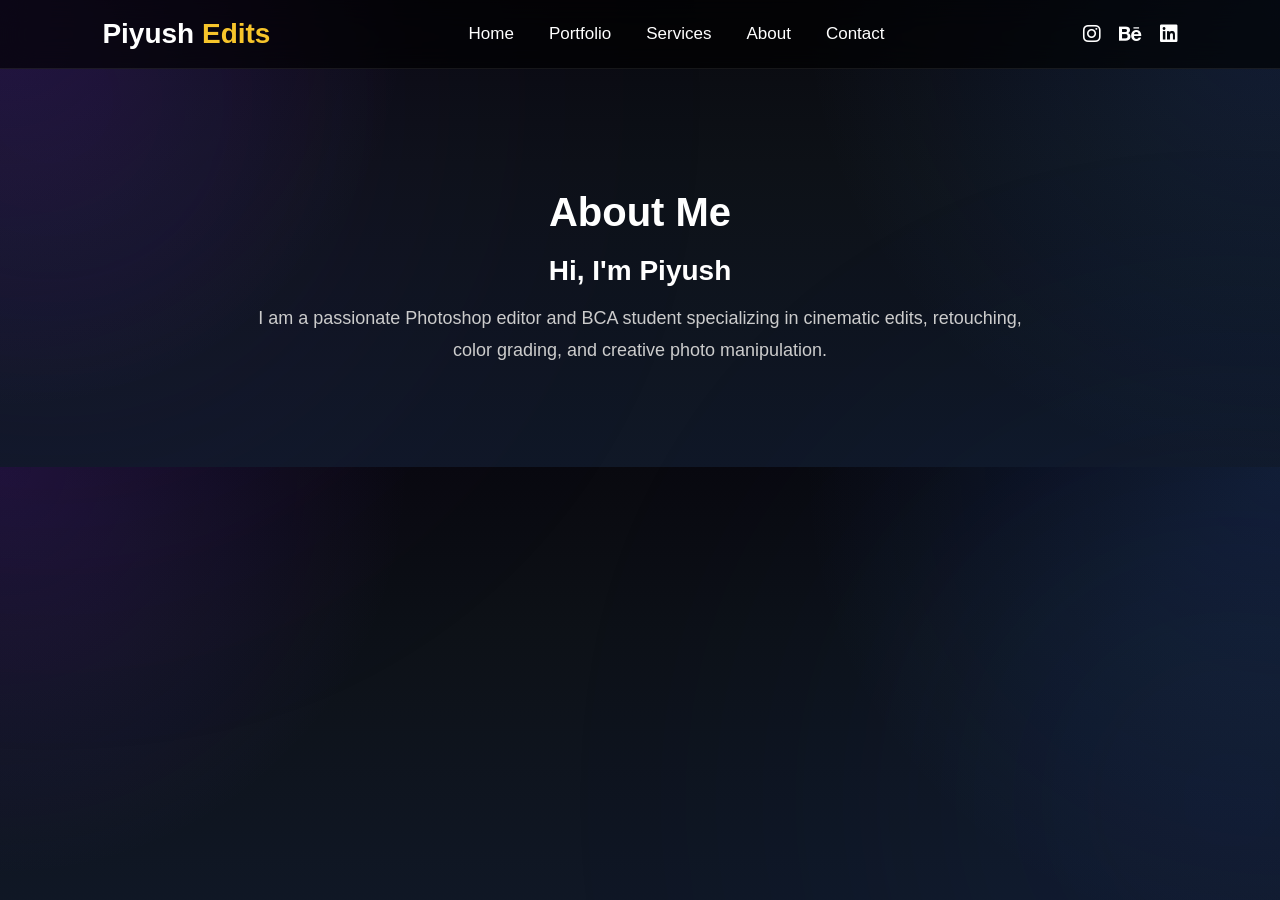
<file: about.html>
<!DOCTYPE html>
<html lang="en">
<head>
    <meta charset="UTF-8">
    <meta name="viewport" content="width=device-width, initial-scale=1.0">
    <title>About - Piyush Edits</title>

    <link rel="stylesheet" href="style.css">
    <link rel="stylesheet" href="https://cdnjs.cloudflare.com/ajax/libs/font-awesome/6.5.2/css/all.min.css">
</head>
<body>

<nav class="navbar">

  <div class="logo">
    Piyush <span>Edits</span>
  </div>

  <ul class="nav-links" id="navLinks">
    <li><a href="index.html">Home</a></li>
    <li><a href="portfolio.html">Portfolio</a></li>
    <li><a href="services.html">Services</a></li>
    <li><a href="about.html">About</a></li>
    <li><a href="contact.html">Contact</a></li>
  </ul>

  <div class="social-icons">
    <a href="#"><i class="fab fa-instagram"></i></a>
    <a href="#"><i class="fab fa-behance"></i></a>
    <a href="#"><i class="fab fa-linkedin"></i></a>
  </div>

  <!-- 🍔 HAMBURGER ADD HERE -->
  <div class="hamburger" id="hamburger">
    <span></span>
    <span></span>
    <span></span>
  </div>

</nav>

<!-- 🌫️ OVERLAY (NAVBAR KE BAAD) -->
<div class="overlay" id="overlay"></div>

<section class="about">

    <h2>About Me</h2>

    <h3>Hi, I'm Piyush</h3>

    <p>
        I am a passionate Photoshop editor and BCA student specializing in cinematic edits, retouching, color grading, and creative photo manipulation.
    </p>

</section>

</body>
</html>
</file>
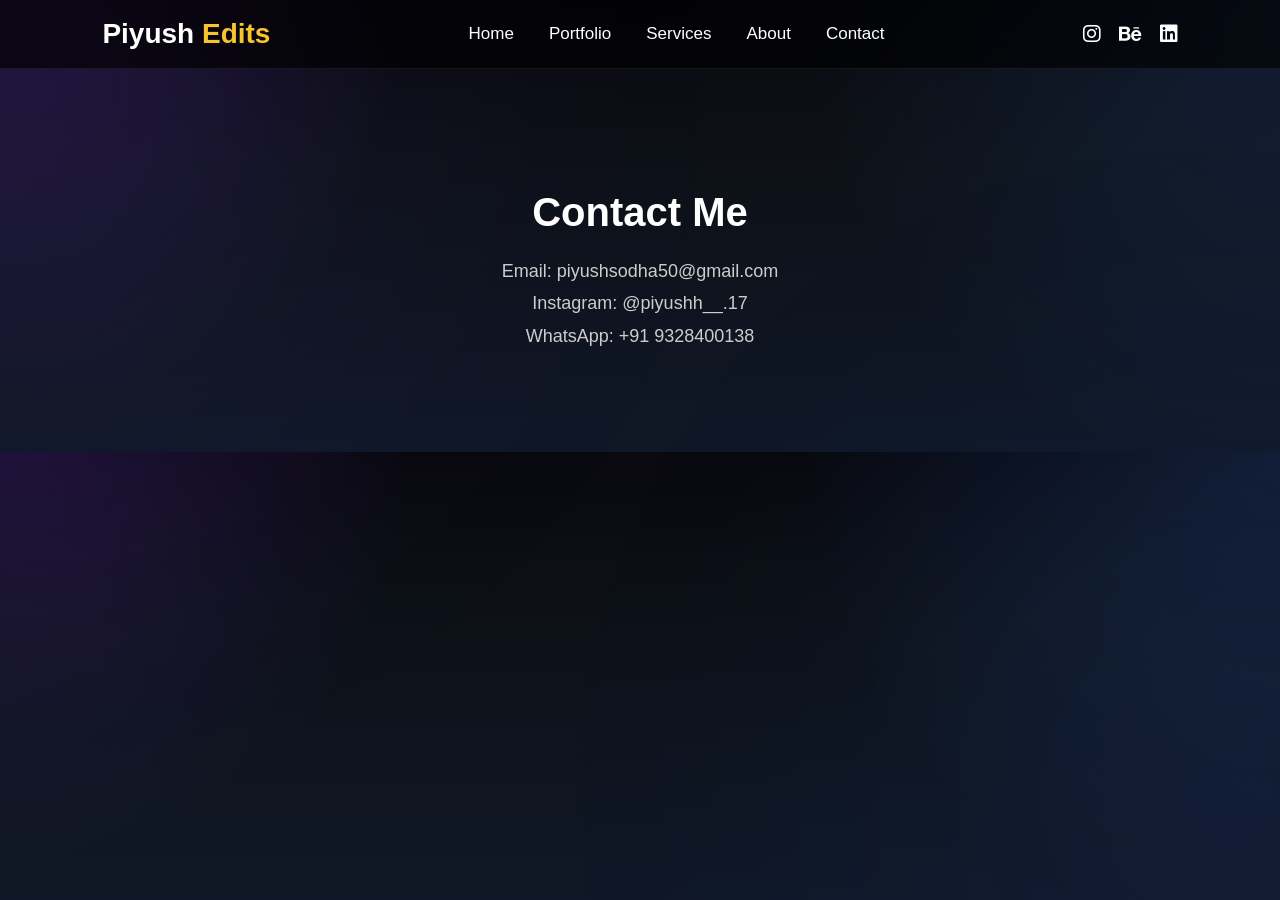
<file: contact.html>
<!DOCTYPE html>
<html lang="en">
<head>
    <title>Contact</title>
    <link rel="stylesheet" href="style.css">
    <link rel="stylesheet" href="https://cdnjs.cloudflare.com/ajax/libs/font-awesome/6.5.2/css/all.min.css">
</head>
<body>

<nav class="navbar">

  <div class="logo">
    Piyush <span>Edits</span>
  </div>

  <ul class="nav-links" id="navLinks">
    <li><a href="index.html">Home</a></li>
    <li><a href="portfolio.html">Portfolio</a></li>
    <li><a href="services.html">Services</a></li>
    <li><a href="about.html">About</a></li>
    <li><a href="contact.html">Contact</a></li>
  </ul>

  <div class="social-icons">
    <a href="#"><i class="fab fa-instagram"></i></a>
    <a href="#"><i class="fab fa-behance"></i></a>
    <a href="#"><i class="fab fa-linkedin"></i></a>
  </div>

  <!-- 🍔 HAMBURGER ADD HERE -->
  <div class="hamburger" id="hamburger">
    <span></span>
    <span></span>
    <span></span>
  </div>

</nav>

<!-- 🌫️ OVERLAY (NAVBAR KE BAAD) -->
<div class="overlay" id="overlay"></div>

<section class="about">

<h2>Contact Me</h2>

<p>Email: piyushsodha50@gmail.com</p>
<p>Instagram: @piyushh__.17</p>
<p>WhatsApp: +91 9328400138</p>

</section>

</body>
</html>
</file>
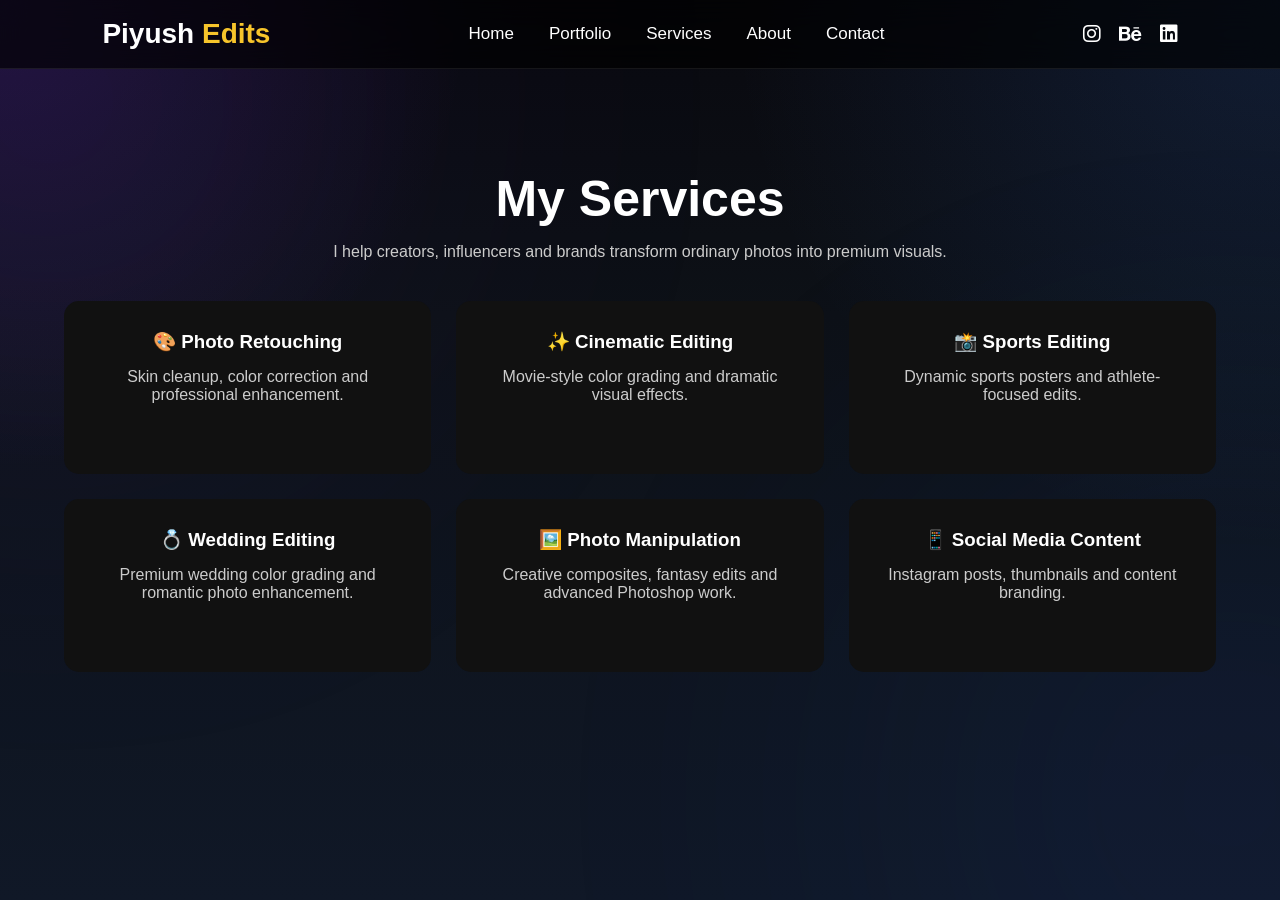
<file: services.html>
<html>
    <head>
        <link rel="stylesheet" href="style.css">
        <link rel="stylesheet" href="https://cdnjs.cloudflare.com/ajax/libs/font-awesome/6.5.2/css/all.min.css">
    </head>
        <body>
<nav class="navbar">

  <div class="logo">
    Piyush <span>Edits</span>
  </div>

  <ul class="nav-links" id="navLinks">
    <li><a href="index.html">Home</a></li>
    <li><a href="portfolio.html">Portfolio</a></li>
    <li><a href="services.html">Services</a></li>
    <li><a href="about.html">About</a></li>
    <li><a href="contact.html">Contact</a></li>
  </ul>

  <div class="social-icons">
    <a href="#"><i class="fab fa-instagram"></i></a>
    <a href="#"><i class="fab fa-behance"></i></a>
    <a href="#"><i class="fab fa-linkedin"></i></a>
  </div>

  <!-- 🍔 HAMBURGER ADD HERE -->
  <div class="hamburger" id="hamburger">
    <span></span>
    <span></span>
    <span></span>
  </div>

</nav>

<!-- 🌫️ OVERLAY (NAVBAR KE BAAD) -->
<div class="overlay" id="overlay"></div>

<section class="services">

    <h1>My Services</h1>

    <p>I help creators, influencers and brands transform ordinary photos into premium visuals.</p>

    <div class="service-grid">

        <div class="service-card">
            <h3>🎨 Photo Retouching</h3>
            <p>Skin cleanup, color correction and professional enhancement.</p>
        </div>

        <div class="service-card">
            <h3>✨ Cinematic Editing</h3>
            <p>Movie-style color grading and dramatic visual effects.</p>
        </div>

        <div class="service-card">
            <h3>📸 Sports Editing</h3>
            <p>Dynamic sports posters and athlete-focused edits.</p>
        </div>

        <div class="service-card">
            <h3>💍 Wedding Editing</h3>
            <p>Premium wedding color grading and romantic photo enhancement.</p>
        </div>

        <div class="service-card">
            <h3>🖼️ Photo Manipulation</h3>
            <p>Creative composites, fantasy edits and advanced Photoshop work.</p>
        </div>

        <div class="service-card">
            <h3>📱 Social Media Content</h3>
            <p>Instagram posts, thumbnails and content branding.</p>
        </div>

    </div>

</section>
</body>
    
</html>
</file>
<file: style.css>
html{
    scroll-behavior: smooth;
}
*{
    margin:0;
    padding:0;
    box-sizing:border-box;
    font-family:Arial, sans-serif;
}

body{
    background:#000;
    color:white;
}

nav{
    display:flex;
    justify-content:space-between;
    align-items:center;
    padding:25px 80px;
}

.logo{
    font-size:28px;
    font-weight:bold;

    transition:
    transform .35s ease,
    text-shadow .35s ease;
}
.logo:hover{
    transform: scale(1.05);

    text-shadow:
    0 0 18px rgba(247,197,43,.6);
}
ul{
    display:flex;
    list-style:none;
    gap:30px;
}

a{
    text-decoration:none;
    color:white;
}

.hero{
    height:85vh;
    display:flex;
    flex-direction:column;
    justify-content:center;
    align-items:center;
    text-align:center;
}

.hero h1{
    font-size:60px;
    max-width:900px;
}

.hero p{
    margin-top:20px;
    font-size:22px;
}

button{
    margin-top:30px;
    padding:15px 35px;
    font-size:18px;
    cursor:pointer;
}

button{
    margin-top:30px;
    padding:15px 35px;
    font-size:18px;
    cursor:pointer;
    border:none;
    border-radius:50px;
    transition:0.3s;
}

button:hover{
    transform:scale(1.08);
}

a{
    text-decoration:none;
    color:white;
    transition:0.3s;
}

a:hover{
    color:#00bfff;
}

*{
    margin:0;
    padding:0;
    box-sizing:border-box;
    font-family:Arial,sans-serif;
}

body{

    background:
    radial-gradient(circle at top left,
    rgba(124,58,237,.18),
    transparent 30%),

    radial-gradient(circle at top right,
    rgba(59,130,246,.15),
    transparent 35%),

    linear-gradient(
    180deg,
    #09090f 0%,
    #0d1117 35%,
    #101827 100%);

    color:#fff;

}

body{
    padding-top:90px;
}

/* Navbar */

nav{
    display:flex;
    justify-content:space-between;
    align-items:center;
    padding:25px 80px;
}

.logo{
    font-size:28px;
    font-weight:bold;
}

ul{
    display:flex;
    list-style:none;
    gap:30px;
}

a{
    text-decoration:none;
    color:white;
    transition:0.3s;
}

a:hover{
    color:#00bfff;
}

/* Social Icons */

.socials{
    display:flex;
    gap:15px;
    font-size:24px;
}

/* Hero Section */

.hero{
    height:85vh;

    display:flex;
    flex-direction:column;
    justify-content:center;
    align-items:center;
    text-align:center;
}

.hero h1{
    font-size:60px;
    max-width:900px;
    margin-bottom:20px;
}

.hero p{
    font-size:22px;
    color:#ccc;
}

/* Button */

button{
    margin-top:30px;
    padding:15px 35px;
    border:none;
    border-radius:50px;
    font-size:18px;
    cursor:pointer;
    transition:0.3s;
}

button:hover{
    transform:scale(1.08);
}

.btn1:hover{
    transform:translateY(-5px) scale(1.05);
    box-shadow:0 0 30px rgba(247,197,43,.7);
}

.btn2:hover{
    background:#f7c52b;
    color:black;
    transform:scale(1.05);
}

.about h2{
    font-size:40px;
    text-align:center;
}

.about p{
    font-size:18px;
    line-height:1.8;
}

.about{
    padding:100px 80px;
    text-align:center;
}

.about h2{
    font-size:40px;
    margin-bottom:20px;
}

.about h3{
    font-size:28px;
    margin-bottom:15px;
}

.about p{
    max-width:800px;
    margin:auto;
    line-height:1.8;
    color:#ccc;
}
/* Portfolio */

.portfolio{
    width:90%;
    max-width:1200px;
    margin:auto;
    padding:60px 0;
    text-align:center;
}

.portfolio h1{
    font-size:50px;
    margin-bottom:15px;
}

.portfolio p{
    color:#ccc;
    margin-bottom:40px;
}

.portfolio-box{
    background:#0d0d0d;
    padding:40px;
    border-radius:20px;
}

.categories{
    display:flex;
    justify-content:center;
    align-items:center;
    gap:18px;
    margin:40px 0;
    flex-wrap:wrap;
}
.categories button{

    padding:12px 28px;

    border:none;
    outline:none;

    border-radius:50px;

    background:rgba(255,255,255,.06);

    color:#fff;

    font-size:15px;
    font-weight:600;

    cursor:pointer;

    border:1px solid rgba(255,255,255,.08);

    transition:
    all .35s ease;

    backdrop-filter:blur(12px);

}.categories button:hover{

    background:#f7c52b;

    color:#111;

    transform:translateY(-4px);

    box-shadow:
    0 0 25px rgba(247,197,43,.35);

}.categories button.active{

    background:#f7c52b;

    color:#111;

    box-shadow:
    0 0 25px rgba(247,197,43,.45);

}
.categories button{
    background:#1c1c1c;
    color:white;
    border:none;
    padding:12px 25px;
    border-radius:10px;
    cursor:pointer;
    transition:.3s;
}

.categories button:hover{
    background:#f7c52b;
    color:black;
}

.gallery{
    display:grid;
    grid-template-columns:repeat(3,1fr);
    gap:20px;
}

.card{
    opacity:1;

transform:scale(1);
    position:relative;
    background:#151515;
    border-radius:18px;
    overflow:hidden;
    cursor:pointer;

    border:1px solid rgba(255,255,255,.08);

    transition:
    transform .45s ease,
    box-shadow .45s ease,
    border-color .45s ease;
}

.card:hover{
    transform:translateY(-6px);
}

.placeholder{
    height:220px;
    background:#2a2a2a;
}

.card h3{
    padding:15px;
    font-size:18px;
    font-weight:500;
}

.card img{
    width:100%;
    height:220px;
    object-fit:cover;
    display:block;

    transition:
    transform .6s ease,
    filter .6s ease;
}
.overlay{

    position:absolute;
    inset:0;

    display:flex;
    flex-direction:column;
    justify-content:flex-end;
    align-items:flex-start;

    padding:20px;

    background:linear-gradient(
        to top,
        rgba(0,0,0,.92),
        rgba(0,0,0,.15)
    );

    opacity:0;

    transition:.45s ease;
      pointer-events:none;
}

.card:hover .overlay{

    opacity:1;

}.badge{

    background:#f7c52b;
    color:#111;

    font-size:13px;
    font-weight:600;

    padding:6px 14px;

    border-radius:30px;

    margin-bottom:12px;

}.view-btn{

    margin-top:12px;

    padding:10px 18px;

    background:white;

    color:black;

    border-radius:30px;

    text-decoration:none;

    font-weight:600;

    transition:.35s;

}

.view-btn:hover{

    background:#f7c52b;

    transform:translateY(-3px);

}.card:hover{

    transform:
    translateY(-10px);

    border-color:#f7c52b;

    box-shadow:
    0 20px 45px rgba(247,197,43,.20);

}

.card:hover img{

    transform:scale(1.08);

    filter:brightness(.7);

}
.services{
    width:90%;
    max-width:1200px;
    margin:auto;
    text-align:center;
    padding:80px 0;
}

.services h1{
    font-size:50px;
    margin-bottom:15px;
}

.services p{
    color:#ccc;
    margin-bottom:40px;
}

.service-grid{
    display:grid;
    grid-template-columns:repeat(3,1fr);
    gap:25px;
}

.service-card{
    background:#111;
    padding:30px;
    border-radius:15px;
    transition:.3s;
}

.service-card:hover{
    transform:translateY(-8px);
}

.service-card h3{
    margin-bottom:15px;
}

/* ===== Premium Navbar ===== */

.navbar{
    position:fixed;
    top:0;
    left:0;
    width:100%;
    display:flex;
    justify-content:space-between;
    align-items:center;
    padding:18px 8%;
    background:rgba(0,0,0,.65);
    backdrop-filter:blur(15px);
    border-bottom:1px solid rgba(255,255,255,.08);
    z-index:1000;
    box-sizing:border-box;
}

.logo{
    color:white;
    font-size:28px;
    font-weight:bold;
}

.logo span{
    color:#f7c52b;
}

.nav-links{
    display:flex;
    list-style:none;
    gap:35px;
}

.nav-links a{
    color:white;
    text-decoration:none;
    font-size:17px;
    position:relative;
    transition:.3s;
}

.nav-links a::after{
    content:"";
    position:absolute;
    left:0;
    bottom:-6px;
    width:0%;
    height:2px;
    background:#f7c52b;
    transition:.3s;
}

.nav-links a:hover{
    color:#f7c52b;
}

.nav-links a:hover::after{
    width:100%;
}

.social-icons{
    display:flex;
    gap:18px;
}

.social-icons a{
    color:white;
    font-size:20px;
    transition:.3s;
}

.social-icons a:hover{
    color:#f7c52b;
    transform:translateY(-3px);
}
/* HERO */

.hero{
    min-height:120vh;
    width:90%;
    max-width:1300px;
    margin:auto;

    display:flex;
    justify-content:space-between;
    align-items:center;
    gap:80px;
}

.hero-left{
    flex:1;
}

.hero-right{
    flex:1;
    display:flex;
    justify-content:center;
}

.hero-image{

    width:420px;
    height:420px;

    border-radius:25px;

    overflow:visible;

    border:3px solid #f7c52b;

    box-shadow:0 0 60px rgba(247,197,43,.25);

}

.hero-image img{

    width:100%;
    height:100%;

    object-fit:cover;

}

.collage{
    position:relative;
    width:500px;
    height:500px;
}

.collage img{
    position:absolute;
    width:180px;
    height:220px;
    animation: collageFloat 6s ease-in-out infinite;
    object-fit:cover;
    border-radius:18px;
    border:#111;
    box-shadow:0 0 25px rgba(247,197,43,.25);
    transition:
transform .45s ease,
box-shadow .45s ease;
opacity:0;
animation:fadeImage .8s forwards;
}

.collage img:hover{
   transform:
scale(1.08)
translateY(-8px);
    z-index:10;
    box-shadow:
0 25px 50px rgba(124,58,237,.30),
0 0 30px rgba(59,130,246,.25);
}

.img1{
    top:0;
    left:20px;
    transform:rotate(-8deg);
}

.img2{
    top:40px;
    right:20px;
    transform:rotate(8deg);
}

.img3{
    top:180px;
    left:80px;
    transform:rotate(-5deg);
}

.img4{
    top:240px;
    right:30px;
    transform:rotate(6deg);
}

.img5{
    top:120px;
    left:170px;
    transform:rotate(2deg);
}
/* Background Glow */

.hero{
    position: relative;
    overflow: visible;
}

.hero::before{
    content: "";
    position: absolute;
    width: 450px;
    height: 450px;
    background: rgba(247,197,43,0.12);
    border-radius: 50%;
    filter: blur(120px);
    top: -100px;
    right: -100px;
    z-index: -1;
}

.hero::after{
    content: "";
    position: absolute;
    width: 350px;
    height: 350px;
    background: rgba(255,255,255,0.05);
    border-radius: 50%;
    filter: blur(100px);
    bottom: -80px;
    left: -80px;
    z-index: -1;
}
@keyframes float{

    0%{
        transform: translateY(0px);
    }

    50%{
        transform: translateY(-10px);
    }

    100%{
        transform: translateY(0px);
    }

}

.collage img{
    animation: float 4s ease-in-out infinite;
}
.img1{
    animation-delay:0s;
}

.img2{
    animation-delay:.5s;
}

.img3{
    animation-delay:1s;
}

.img4{
    animation-delay:1.5s;
}

.img5{
    animation-delay:2s;
}

/* ---------- Premium Buttons ---------- */

.hero-buttons{
    display:flex;
    justify-content:center;
    align-items:center;
    gap:20px;
    margin-top:35px;
    
}

.btn{
    padding:16px 34px;
    border-radius:50px;
    text-decoration:none;
    font-size:17px;
    font-weight:600;
    display:flex;
    align-items:center;
    gap:10px;
    transition:.35s;
}

.btn-primary{
    background:#f5c542;
    color:#000;
    box-shadow:0 0 20px rgba(245,197,66,.35);
}

.btn-primary:hover{
    transform:translateY(-5px);
    box-shadow:0 0 35px rgba(245,197,66,.7);
}

.btn-secondary{
    border:2px solid #f5c542;
    color:#fff;
    background:transparent;
}

.btn-secondary:hover{
    background:#f5c542;
    color:#000;
    transform:translateY(-5px);
}
/* ==========================================================
   PREMIUM FOOTER
========================================================== */

.footer{
    position: relative;
    background:
radial-gradient(circle at left,#35105f 0%,transparent 35%),
radial-gradient(circle at right,#0d3c75 0%,transparent 35%),
linear-gradient(180deg,#0a0a12 0%,#101728 100%);
    padding: 130px 8% 45px;
    overflow: hidden;
    isolation: isolate;
    border-top: 1px solid rgba(255,255,255,.08);
}

/* Glowing Divider */
.footer::before{
    content: "";
    position: absolute;
    top: 0;
    left: 50%;
    transform: translateX(-50%);
    width: 80%;
    height: 3px;
    background: linear-gradient(90deg,
    transparent,
    #8b5cf6,
    #38bdf8,
    transparent);
  box-shadow:
0 0 15px #d946ef,
0 0 35px #3b82f6;
}

/* Background Glow */
.footer-glow{
    position: absolute;
    inset: 0;
    overflow: hidden;
    pointer-events: none;
}

.footer-glow::before,
.footer-glow::after{
    content:"";
    position:absolute;
    width:350px;
    height:350px;
    border-radius:50%;
    filter: blur(130px);
    opacity:.18;
}

.footer-glow::before{
    background: #7c3aed;
    width: 500px;
    height: 500px;
    left: -180px;
    bottom: -180px;
    filter: blur(180px);
    opacity: .22;
}

.footer-glow::after{
    background: #3b82f6;
    width: 500px;
    height: 500px;
    right: -180px;
    top: -180px;
    filter: blur(180px);
    opacity: .22;
}

/* Layout */

.footer-container{
    position: relative;
    z-index: 2;

    display:grid;
    grid-template-columns:
    1.4fr
    1fr
    1fr
    1fr;

    gap:60px;
}

/* Logo */

.footer-logo{

font-size:48px;
font-weight:800;
line-height:1;

background:linear-gradient(
90deg,
#d946ef,
#7c3aed,
#38bdf8);

-webkit-background-clip:text;
-webkit-text-fill-color:transparent;
background-clip:text;
color:transparent;

display:inline-block;

margin-bottom:25px;

}

.footer-box p{

    color:#b6b6b6;
    line-height:1.8;
    font-size:15px;
}

/* Headings */

.footer-box h3{

    color:#fff;
    margin-bottom:22px;
    font-size:20px;
}

/* Lists */

.footer-box ul{

    list-style:none;
}

.footer-box ul li{

    margin:14px 0;

    color:#b6b6b6;

    transition:.35s;
}

.footer-box ul li a{

    color:#b6b6b6;
    text-decoration:none;
    transition:.35s;
}

.footer-box ul li:hover{

    transform:translateX(8px);
    color:#fff;
}

.footer-box ul li a:hover{

    color:#8b5cf6;
}

/* Social */

.footer-social{

    display:flex;
    gap:14px;
    margin-top:25px;
}

.footer-social a{

    width:48px;
    height:48px;

    display:flex;
    justify-content:center;
    align-items:center;

    border-radius:50%;

    color:white;
    text-decoration:none;

   background:rgba(255,255,255,.04);
   border:1px solid rgba(255,255,255,.12);

    backdrop-filter:blur(15px);

    transition:.4s;
}

.footer-social a:hover{

    transform:
    translateY(-8px)
    scale(1.08);

    background: transparent;

    color: #8b5cf6;

    border-color: #8b5cf6;

    box-shadow:
    0 0 15px rgba(217,70,239,.6),
    0 0 30px rgba(59,130,246,.4);

}

/* Bottom */

.footer-bottom{

    position:relative;
    z-index:2;

    margin-top:70px;
    padding-top:30px;

    border-top:1px solid rgba(255,255,255,.08);

    text-align:center;
}

.footer-bottom p{

    color:#8f8f8f;
    font-size:14px;
}

/* Scroll Top */

#scrollTopBtn{

    position:fixed;

    right:30px;
    bottom:30px;

    width:55px;
    height:55px;

    border:none;
    outline:none;

    border-radius:50%;

    cursor:pointer;

    background:linear-gradient(135deg,#8b5cf6,#38bdf8);

    color:white;

    font-size:20px;

    display:none;

    transition:.4s;

    z-index:999;
}

#scrollTopBtn:hover{

    transform:
    translateY(-8px)
    rotate(360deg);

    box-shadow:
    0 0 25px #8b5cf6,
    0 0 50px #38bdf8;
}

/* Tablet */

@media(max-width:992px){

.footer-container{

grid-template-columns:
1fr 1fr;

gap:50px;

}

}

/* Mobile */

@media(max-width:768px){

.footer{

padding:70px 30px 30px;

}

.footer-container{

grid-template-columns:1fr;

text-align:center;

}

.footer-social{

justify-content:center;

}

.footer-logo{

font-size:28px;

}

.footer::before{

width:95%;

}

.hero{

    flex-direction:column;

    text-align:center;

    gap:50px;

    padding:70px 8%;

}

.hero-left,
.hero-right{

    width:100%;

}
.hero h1{

    font-size:48px;

}

.hero h2{

    font-size:24px;

    line-height:1.5;

}

.hero-text{

    font-size:17px;

}
.hero-buttons{

    justify-content:center;

    flex-wrap:wrap;

    gap:15px;

}

.btn{

    width:220px;

    justify-content:center;

}
.collage{

    width:100%;

    max-width:450px;

    margin:auto;

}
.portfolio{

    width:95%;

    padding:50px 0;

}

.portfolio-box{

    padding:25px;

}

.gallery{

    grid-template-columns:repeat(2,1fr);

    gap:18px;

}
.categories{

    gap:10px;

}

.categories button{

    padding:10px 18px;

    font-size:14px;

}
}
@media (max-width:480px){

    .hero{

        padding:50px 20px;

    }

    .hero h1{

        font-size:38px;

    }

    .hero h2{

        font-size:20px;

    }

    .btn{

        width:100%;

    }

}
body::before{
    animation: glowMove1 18s ease-in-out infinite alternate;

content:"";

position:fixed;

left:-300px;
top:-250px;

width:700px;
height:700px;

background:#7c3aed;

opacity:.08;

filter:blur(180px);

border-radius:50%;

pointer-events:none;

z-index:-2;

}
body::after{
animation: glowMove2 20s ease-in-out infinite alternate;
content:"";

position:fixed;

right:-300px;
bottom:-250px;

width:700px;
height:700px;

background:#2563eb;

opacity:.08;

filter:blur(180px);

border-radius:50%;

pointer-events:none;

z-index:-2;

}
/* ==========================================================
   PREMIUM ANIMATIONS
========================================================== */

/* Floating Hero Collage */
.collage{
    animation: floatCollage 6s ease-in-out infinite;
}

@keyframes floatCollage{

    0%{
        transform: translateY(0px);
    }

    50%{
        transform: translateY(-12px);
    }

    100%{
        transform: translateY(0px);
    }

}

/* Individual Images */

.collage img{

    transition:
    transform .45s ease,
    box-shadow .45s ease;

}

.collage img:hover{

    transform:
    scale(1.05)
    translateY(-8px);

    box-shadow:
    0 20px 45px rgba(124,58,237,.35);

}

/* Hero Buttons */

.btn{

    transition:
    transform .35s ease,
    box-shadow .35s ease;

}

.btn:hover{

    transform:
    translateY(-5px);

}

/* Navbar Links */

.nav-links a{

    transition:
    color .3s ease;

}

.nav-links a:hover{

    color:#8b5cf6;

}

/* Social Icons */

.social-icons a{

    transition:
    transform .35s ease,
    box-shadow .35s ease;

}

.social-icons a:hover{

    transform:
    translateY(-6px);

    box-shadow:
    0 0 20px rgba(124,58,237,.45);

}@keyframes glowMove1{

    from{

        transform:
        translate(0,0);

    }

    to{

        transform:
        translate(80px,-60px);

    }

}

@keyframes glowMove2{

    from{

        transform:
        translate(0,0);

    }

    to{

        transform:
        translate(-80px,60px);

    }

}
/* ==========================================
   BUTTON SHINE EFFECT
========================================== */

.btn{
    position: relative;
    overflow: hidden;
}

.btn::before{

    content:"";

    position:absolute;

    top:0;
    left:-120%;

    width:60%;
    height:100%;

    background:linear-gradient(
        120deg,
        transparent,
        rgba(255,255,255,.45),
        transparent
    );

    transform:skewX(-25deg);

    transition:left .8s ease;

}

.btn:hover::before{

    left:140%;

}
/* ======================================
   COLLAGE FLOAT
====================================== */

@keyframes collageFloat{

    0%{
        transform:translateY(0px);
    }

    50%{
        transform:translateY(-12px);
    }

    100%{
        transform:translateY(0px);
    }

}

/* ==========================================
   IMAGE STAGGER
========================================== */

.img1{ animation-delay:.1s; }

.img2{ animation-delay:.3s; }

.img3{ animation-delay:.5s; }

.img4{ animation-delay:.7s; }

.img5{ animation-delay:.9s; }

@keyframes fadeImage{

    from{

        opacity:0;

        transform:
        translateY(30px)
        scale(.95);

    }

    to{

        opacity:1;

        transform:
        translateY(0)
        scale(1);

    }

}
/* ==================================================
   PREMIUM LIGHTBOX
================================================== */

.lightbox{

    position:fixed;
    inset:0;

    background:rgba(0,0,0,.88);

    backdrop-filter:blur(12px);

    display:flex;
    justify-content:center;
    align-items:center;

    opacity:0;
    visibility:hidden;

    transition:.4s ease;

    z-index:9999;

}

.lightbox.active{

    opacity:1;
    visibility:visible;
    .lightbox.active .lightbox-content{

    transform:scale(1);

}
}

.lightbox-content{

    width:90%;
    max-width:1200px;

    display:flex;
    align-items:center;
    transform:scale(.92);

transition:.4s ease;
    gap:40px;

}

#lightbox-img{

    width:65%;
    max-height:85vh;

    object-fit:contain;

    border-radius:20px;
    transition:.35s ease;
    box-shadow:
    0 0 45px rgba(247,197,43,.25);

}

.lightbox-info{

    width:35%;

    background:rgba(255,255,255,.05);

    border:1px solid rgba(255,255,255,.08);

    backdrop-filter:blur(18px);

    padding:35px;

    border-radius:20px;

}

#lightbox-category{

    display:inline-block;

    padding:8px 18px;

    background:#f7c52b;

    color:#111;

    border-radius:30px;

    font-weight:600;

}

#lightbox-title{

    color:white;

    margin:18px 0;

    font-size:32px;

}

#lightbox-description{

    color:#bfbfbf;

    line-height:1.8;

}
.close-lightbox,
.prev,
.next{

    position:absolute;

    width:55px;
    height:55px;

    border-radius:50%;

    background:rgba(255,255,255,.08);

    display:flex;
    justify-content:center;
    align-items:center;

    color:white;

    font-size:22px;

    cursor:pointer;

    transition:.35s;

}

.close-lightbox{

    top:35px;
    right:40px;

}

.prev{

    left:35px;

}

.next{

    right:35px;

}

.close-lightbox:hover,
.prev:hover,
.next:hover{

    background:#f7c52b;

    color:#111;

    transform:scale(1.1);

}
@media(max-width:900px){

.lightbox-content{

    flex-direction:column;

}

#lightbox-img{

    width:100%;

}

.lightbox-info{

    width:100%;

}

}

/* ==================================================
   RESPONSIVE DESIGN
================================================== */

@media (max-width: 992px){

    .navbar{

        padding:18px 6%;

        flex-wrap:wrap;

    }

    .nav-links{

        gap:20px;

    }

}
@media (max-width:768px){

    .navbar{
        flex-direction: column;
        align-items: center;
    }

    .nav-links{
        flex-direction: column;
        align-items: center;
        width: 100%;
    }

    .social-icons{
        margin-top: 10px;
        display: flex;
        justify-content: center;
    }
}

/* Hamburger base */
.hamburger {
  display: none;
  flex-direction: column;
  gap: 6px;
  cursor: pointer;
  z-index: 1001;
}

.hamburger span {
  width: 28px;
  height: 3px;
  background: #fff;
  border-radius: 5px;
  transition: 0.4s ease;
}

/* Mobile menu */
@media (max-width: 768px) {

  .hamburger {
    display: flex;
  }

  .nav-links {
    position: fixed;
    top: 0;
    right: -100%;
    height: 100vh;
    width: 70%;
    background: rgba(0, 0, 0, 0.9);
    backdrop-filter: blur(10px);
    flex-direction: column;
    justify-content: center;
    align-items: center;
    gap: 25px;
    transition: 0.5s ease;
    z-index: 1000;
  }

  .nav-links.active {
    right: 0;
  }

  /* Overlay */
  .overlay {
    position: fixed;
    top: 0;
    left: 0;
    width: 100%;
    height: 100%;
    background: rgba(0,0,0,0.4);
    opacity: 0;
    pointer-events: none;
    transition: 0.4s ease;
    backdrop-filter: blur(3px);
  }

  .overlay.active {
    opacity: 1;
    pointer-events: all;
  }
}

/* X animation */
.hamburger.active span:nth-child(1) {
  transform: rotate(45deg) translate(5px, 5px);
}

.hamburger.active span:nth-child(2) {
  opacity: 0;
}

.hamburger.active span:nth-child(3) {
  transform: rotate(-45deg) translate(6px, -6px);
}

/* Body lock */
body.no-scroll {
  overflow: hidden;
}
</file>
